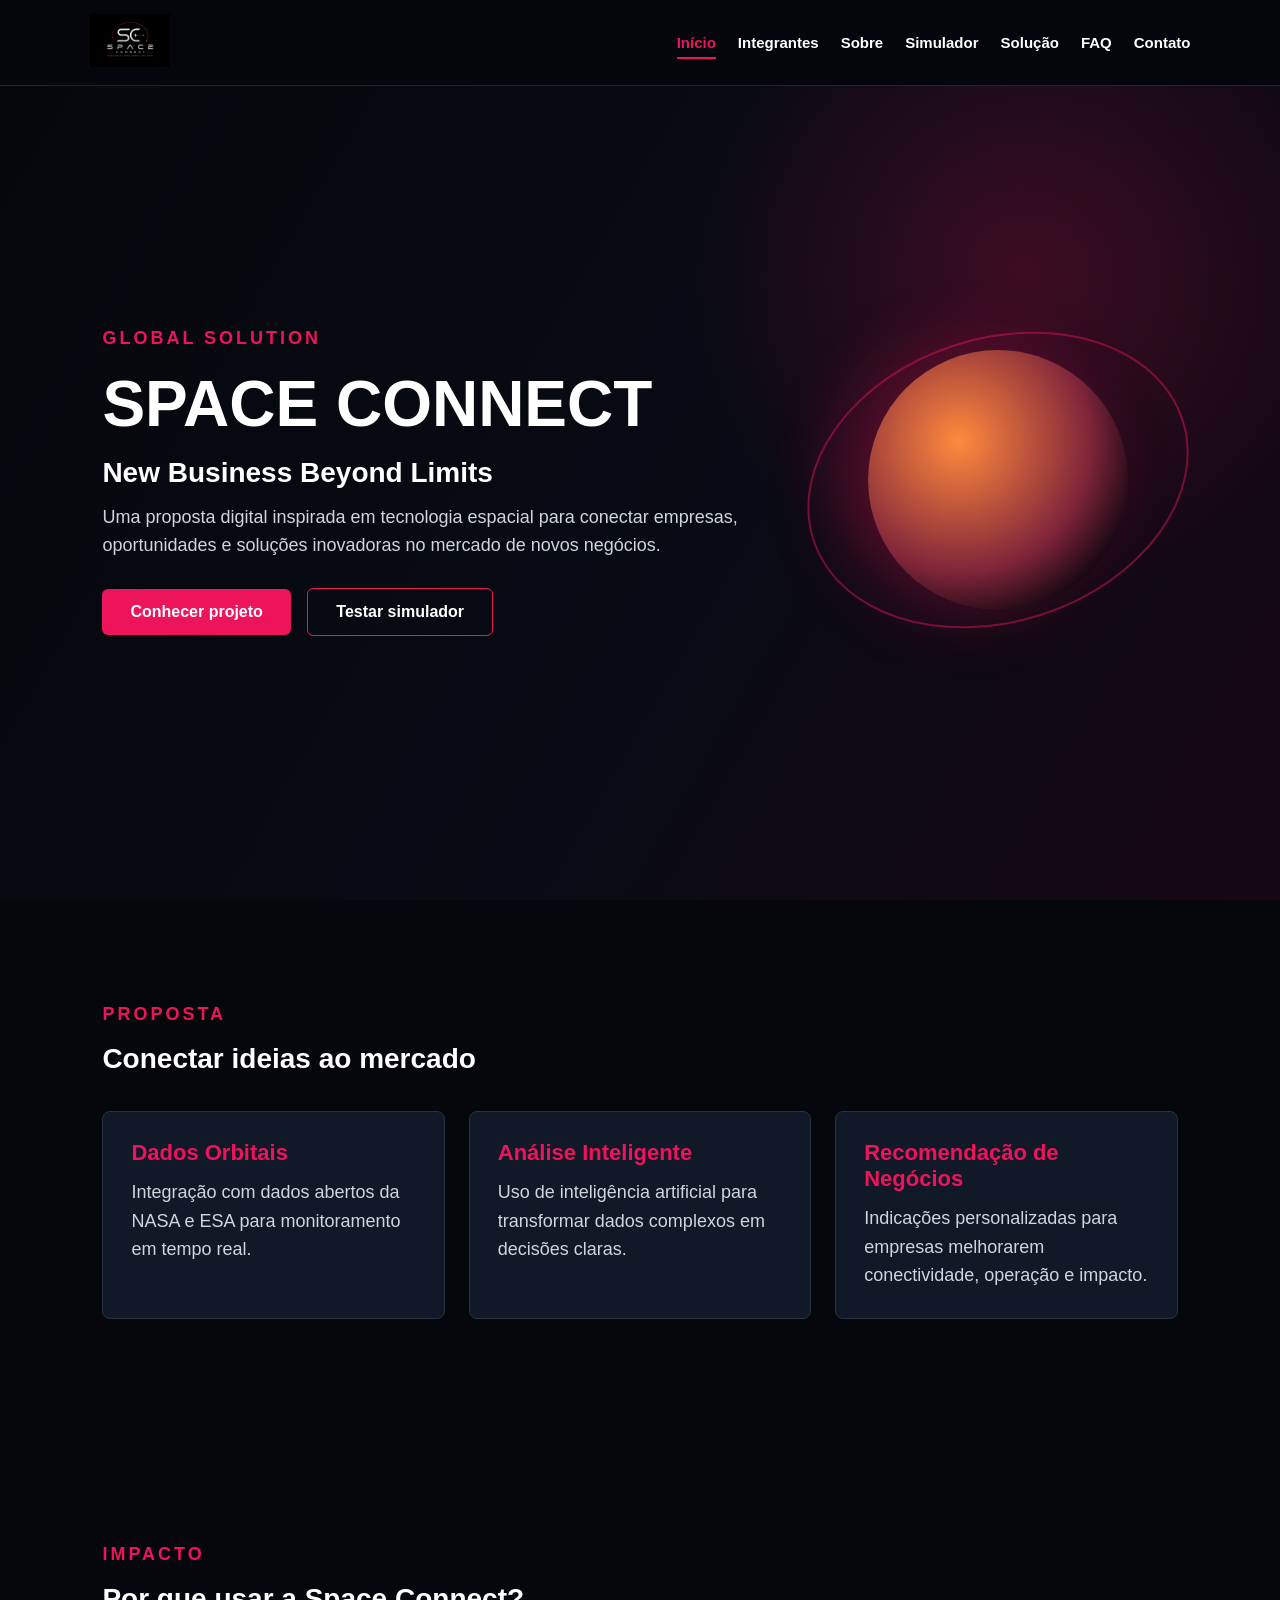
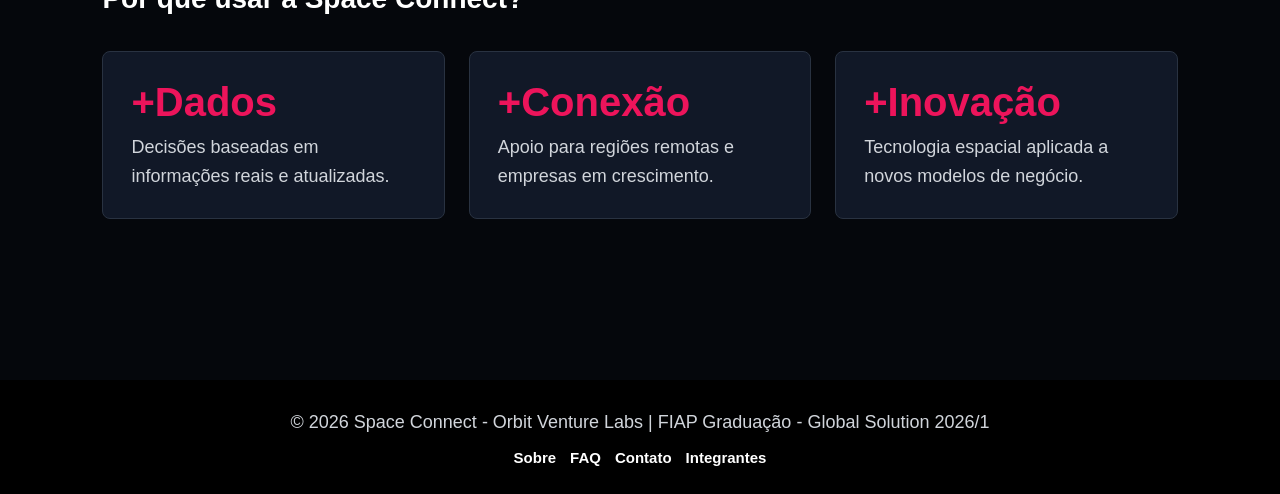
<file: index.html>
<!-- index.html -->
<!DOCTYPE html>
<html lang="pt-BR">
<head>
  <meta charset="UTF-8">
  <meta name="viewport" content="width=device-width, initial-scale=1.0">
  <title>Space Connect | Início</title>
  <link rel="stylesheet" href="css/style.css">
</head>
<body>
  <header class="cabecalho">
    <a href="index.html">
      <img src="img/image.png" alt="Logo Space Connect">
    </a>

    <nav>
      <ul>
        <li><a class="ativo" href="index.html">Início</a></li>
        <li><a href="pages/integrantes.html">Integrantes</a></li>
        <li><a href="pages/sobre.html">Sobre</a></li>
        <li><a href="pages/simulador.html">Simulador</a></li>
        <li><a href="pages/solucao.html">Solução</a></li>
        <li><a href="pages/faq.html">FAQ</a></li>
        <li><a href="pages/contato.html">Contato</a></li>
      </ul>
    </nav>
  </header>
  <main class="hero">
    <section class="hero-conteudo">
      <p class="tag">Global Solution</p>
      <h1>Space Connect</h1>
      <h2>New Business Beyond Limits</h2>
      <p>
        Uma proposta digital inspirada em tecnologia espacial para conectar empresas,
        oportunidades e soluções inovadoras no mercado de novos negócios.
      </p>

      <a class="botao" href="pages/sobre.html">Conhecer projeto</a>
      <a class="botao botao-secundario" href="pages/simulador.html">Testar simulador</a>
    </section>

    <section class="orbita">
      <div class="planeta"></div>
      <div class="anel"></div>
    </section>
  </main>
  <section class="secao">
    <p class="tag">Proposta</p>
    <h2>Conectar ideias ao mercado</h2>

    <div class="cards">
      <article class="card">
        <h3>Dados Orbitais</h3>
        <p>Integração com dados abertos da NASA e ESA para monitoramento em tempo real.</p>
      </article>

      <article class="card">
        <h3>Análise Inteligente</h3>
        <p>Uso de inteligência artificial para transformar dados complexos em decisões claras.</p>
      </article>

      <article class="card">
        <h3>Recomendação de Negócios</h3>
        <p>Indicações personalizadas para empresas melhorarem conectividade, operação e impacto.</p>
      </article>
    </div>
  </section> 
  <section class="secao">
    <p class="tag">Impacto</p>
    <h2>Por que usar a Space Connect?</h2>

    <div class="cards">
      <article class="card numero-card">
        <h3>+Dados</h3>
        <p>Decisões baseadas em informações reais e atualizadas.</p>
      </article>

      <article class="card numero-card">
        <h3>+Conexão</h3>
        <p>Apoio para regiões remotas e empresas em crescimento.</p>
      </article>

      <article class="card numero-card">
        <h3>+Inovação</h3>
        <p>Tecnologia espacial aplicada a novos modelos de negócio.</p>
      </article>
    </div>
  </section>

  <footer>
    <p>© 2026 Space Connect - Orbit Venture Labs | FIAP Graduação - Global Solution 2026/1</p>
    <nav>
      <a href="pages/sobre.html">Sobre</a>
      <a href="pages/faq.html">FAQ</a>
      <a href="pages/contato.html">Contato</a>
      <a href="pages/integrantes.html">Integrantes</a>
    </nav>
  </footer>
</body>
</html>
</file>
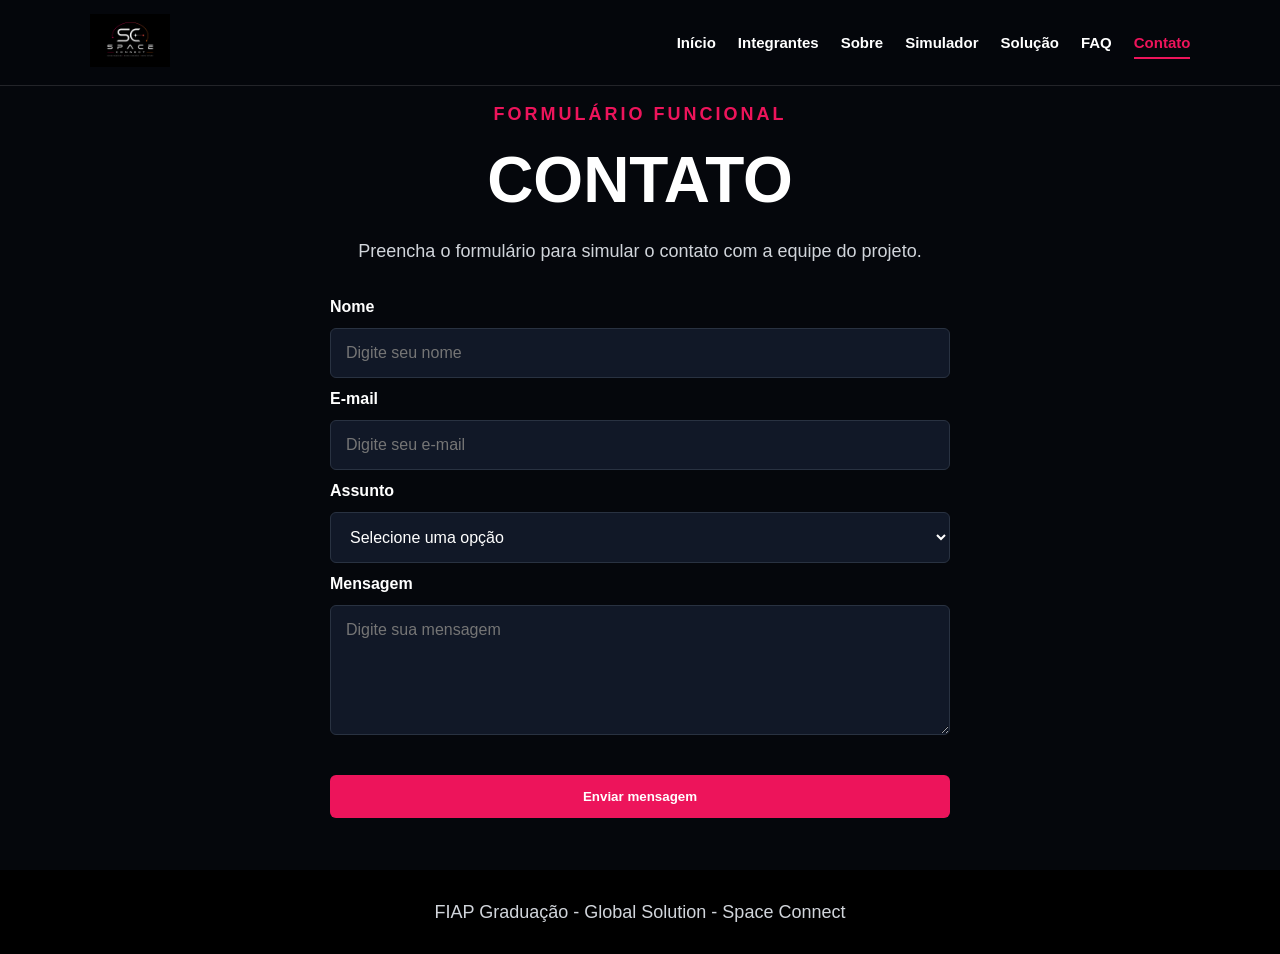
<file: pages/contato.html>
<!DOCTYPE html>
<html lang="pt-BR">
<head>
  <meta charset="UTF-8">
  <meta name="viewport" content="width=device-width, initial-scale=1.0">
  <title>Space Connect | Contato</title>
  <link rel="stylesheet" href="../css/style.css">
</head>
<body>
      <header class="cabecalho">
      <a href="../index.html">
        <img src="../img/image.png" alt="Logo Space Connect">
      </a>

    <nav>
      <ul>
        <li><a href="../index.html">Início</a></li>
        <li><a href="integrantes.html">Integrantes</a></li>
        <li><a href="sobre.html">Sobre</a></li>
        <li><a href="simulador.html">Simulador</a></li>
        <li><a href="solucao.html">Solução</a></li>
        <li><a href="faq.html">FAQ</a></li>
        <li><a class="ativo" href="contato.html">Contato</a></li>
      </ul>
    </nav>
  </header>
    <main class="pagina contato-page">
    <p class="tag">Formulário funcional</p>
    <h1>Contato</h1>
    <p>Preencha o formulário para simular o contato com a equipe do projeto.</p>

    <form id="formContato" novalidate>
      <label for="nome">Nome</label>
      <input type="text" id="nome" placeholder="Digite seu nome" required>

      <label for="email">E-mail</label>
      <input type="email" id="email" placeholder="Digite seu e-mail" required>

      <label for="assunto">Assunto</label>
      <select id="assunto" required>
        <option value="">Selecione uma opção</option>
        <option>Parceria</option>
        <option>Investimento</option>
        <option>Dúvida sobre o projeto</option>
        <option>Outros</option>
      </select>

      <label for="mensagemTexto">Mensagem</label>
      <textarea id="mensagemTexto" placeholder="Digite sua mensagem" required></textarea>

      <button type="submit">Enviar mensagem</button>
      <p id="mensagem" class="mensagem-contato" aria-live="polite"></p>
    </form>
  </main>

  <footer>
    <p>FIAP Graduação - Global Solution - Space Connect</p>
  </footer>

  <script src="../js/app.js"></script>
</body>
</html>
</file>
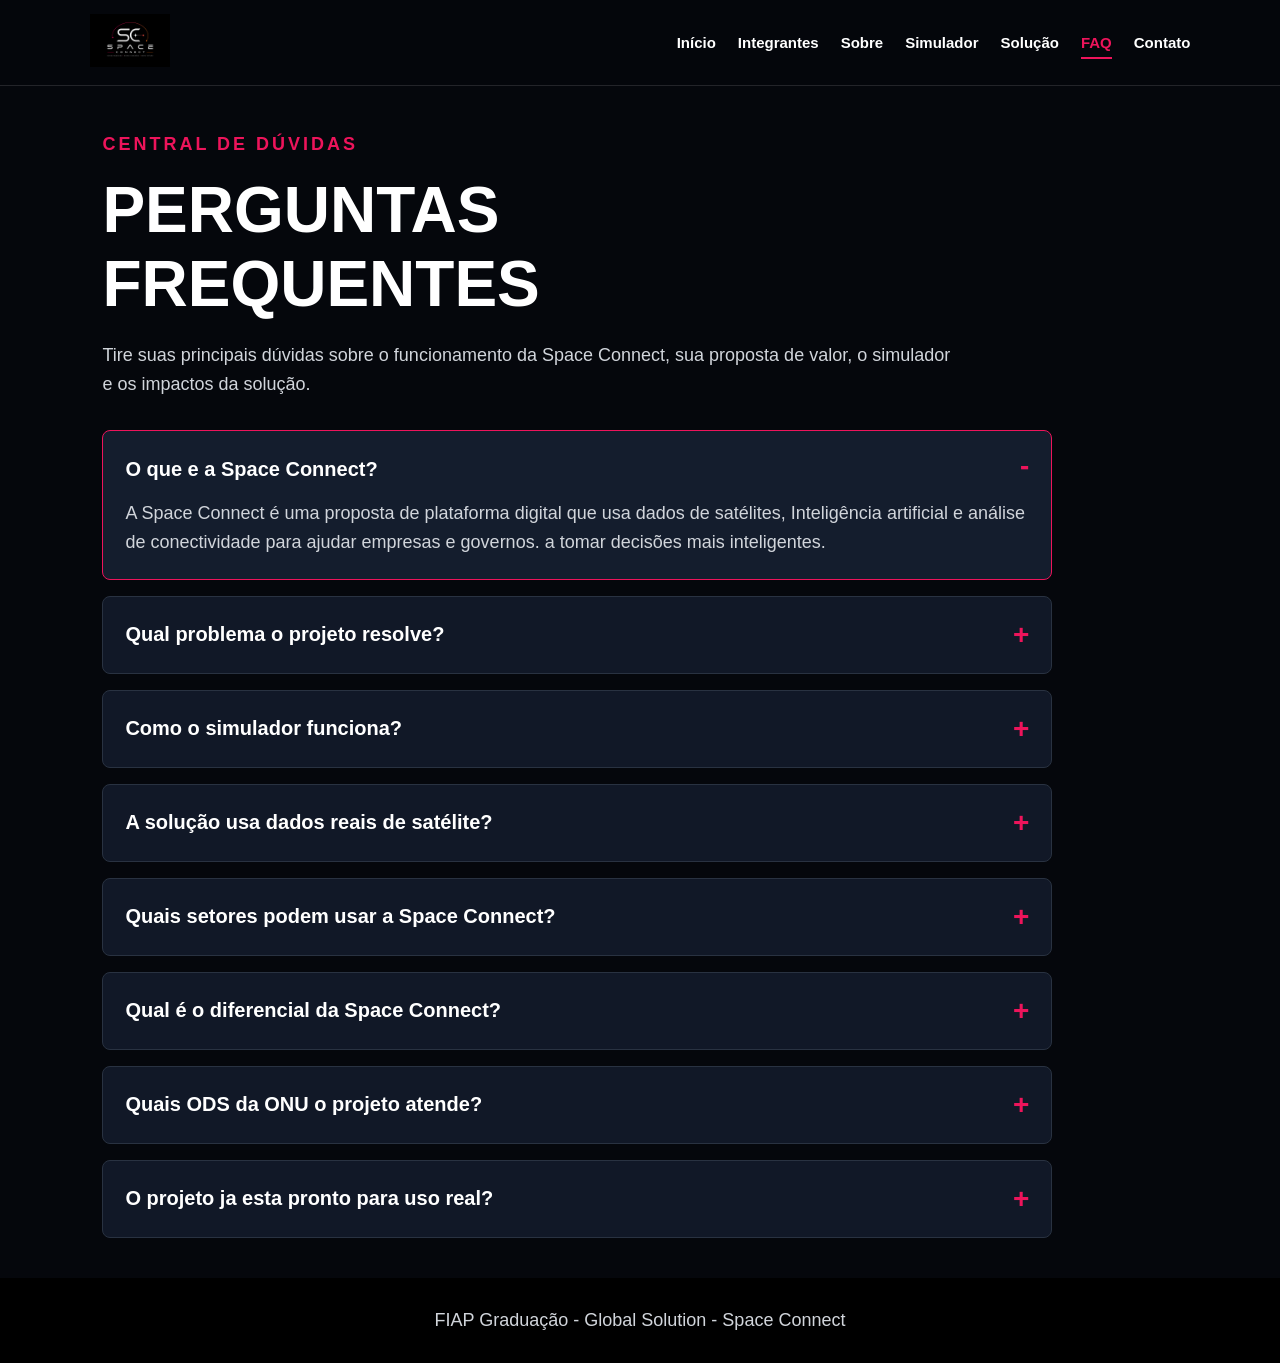
<file: pages/faq.html>
<!DOCTYPE html>
<html lang="pt-BR">
<head>
  <meta charset="UTF-8">
  <meta name="viewport" content="width=device-width, initial-scale=1.0">
  <title>Space Connect | FAQ</title>
  <link rel="stylesheet" href="../css/style.css">
</head>
<body>
   <header class="cabecalho">
      <a href="../index.html">
        <img src="../img/image.png" alt="Logo Space Connect">
      </a>

    <nav>
      <ul>
        <li><a href="../index.html">Início</a></li>
        <li><a href="integrantes.html">Integrantes</a></li>
        <li><a href="sobre.html">Sobre</a></li>
        <li><a href="simulador.html">Simulador</a></li>
        <li><a href="solucao.html">Solução</a></li>
        <li><a class="ativo" href="faq.html">FAQ</a></li>
        <li><a href="contato.html">Contato</a></li>
      </ul>
    </nav>
  </header>
   <main class="pagina faq-page">
    <section class="faq-intro">
      <p class="tag">Central de dúvidas</p>
      <h1>Perguntas frequentes</h1>
      <p>
        Tire suas principais dúvidas sobre o funcionamento da Space Connect,
         sua proposta de valor, o simulador e os impactos da solução.
      </p>
    </section>
        <section class="faq">
      <details open>
        <summary>O que e a Space Connect?</summary>
        <p>
          A Space Connect é uma proposta de plataforma digital que usa dados de satélites,
          Inteligência artificial e análise de conectividade para ajudar empresas e governos.
          a tomar decisões mais inteligentes.
        </p>
      </details>

      <details>
        <summary>Qual problema o projeto resolve?</summary>
        <p>
          O projeto ajuda empresas que atuam em regiões remotas, rurais ou com risco climático
          a entender melhor seus desafios de conectividade, logística, monitoramento e uso de dados.
        </p>
      </details>

      <details>
        <summary>Como o simulador funciona?</summary>
        <p>
          O simulador coleta informações como setor, tipo de região, nível de conectividade.
          e uso atual de dados. Com base nisso, ele gera uma pontuação e uma recomendação.
          personalizada para a empresa.
        </p>
      </details>

      <details>
        <summary>A solução usa dados reais de satélite?</summary>
        <p>
          Na proposta do projeto, a Space Connect pode ser integrada a fontes de dados espaciais 
          como NASA, ESA e plataformas de monitoramento ambiental, para apoiar análises e previsões.
        </p>
      </details>

      <details>
        <summary>Quais setores podem usar a Space Connect?</summary>
        <p>
         A solução pode atender setores como agronegócio, logística, saúde, energia,
          educação, defesa civil e gestão pública.
        </p>
      </details>

      <details>
        <summary>Qual é o diferencial da Space Connect?</summary>
        <p>
          O diferencial está na combinação entre tecnologia espacial, inteligência artificial
          e foco em novos negócios A plataforma transforma dados complexos em recomendações. simples e aplicáveis.
        </p>
      </details>

      <details>
        <summary>Quais ODS da ONU o projeto atende?</summary>
        <p>
          O projeto se conecta principalmente ao ODS 9, sobre indústria,, inovação e infraestrutura;
          ODS 11, sobre cidades sustentáveis; e ODS 13, sobre ação contra a mudança global do clima.
        </p>
      </details>

      <details>
        <summary>O projeto ja esta pronto para uso real?</summary>
        <p>
          Neste momento, a Space Connect é uma proposta acadêmica para a Global Solution. 
          O site apresenta o conceito, a solução e uma simulação funcional do modelo de análise.
        </p>
      </details>
    </section>
  </main>
    <footer>
    <p>FIAP Graduação - Global Solution - Space Connect</p>
  </footer>
</body>
</html>
</file>
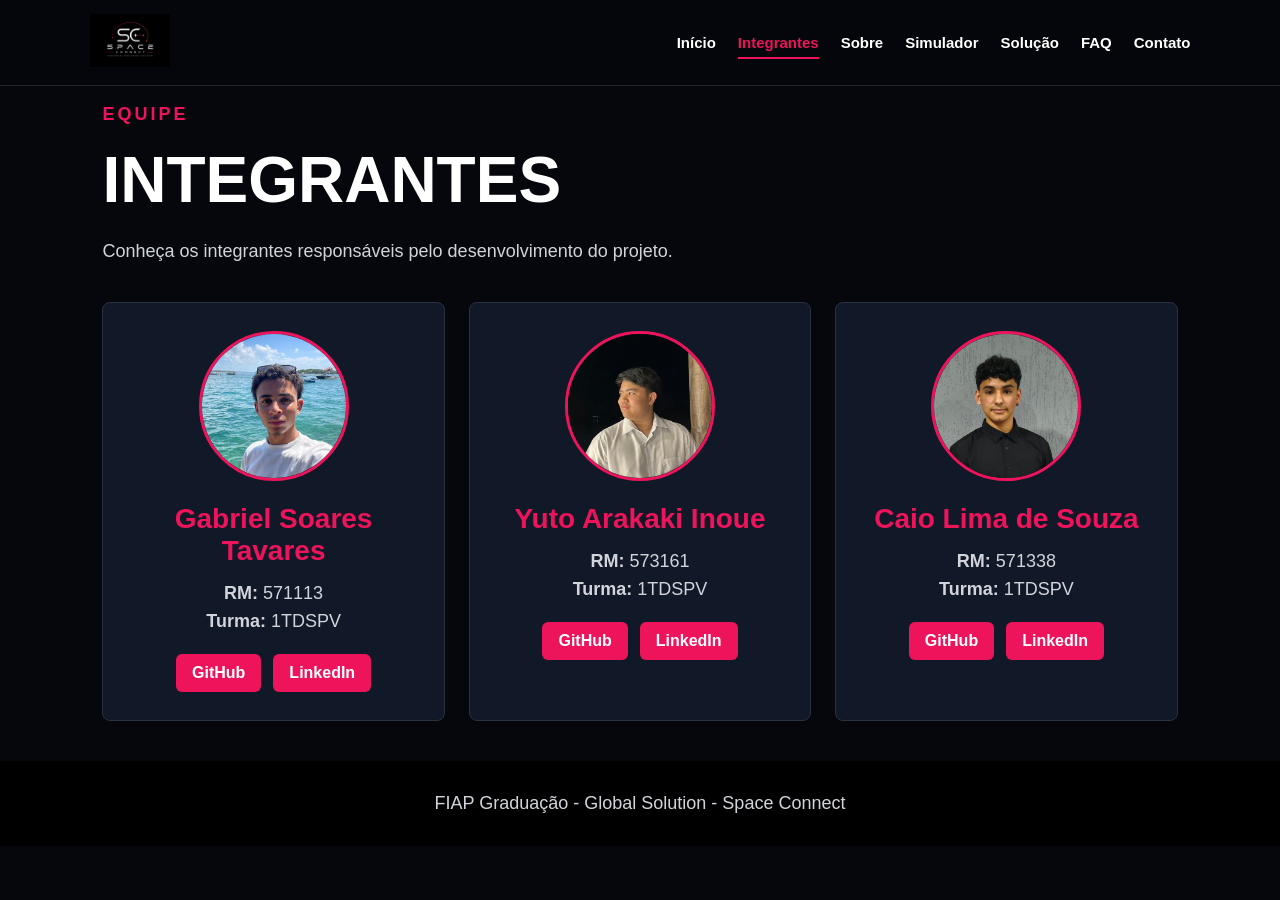
<file: pages/integrantes.html>
<!-- integrantes.html -->
<!DOCTYPE html>
<html lang="pt-BR">
<head>
  <meta charset="UTF-8">
  <meta name="viewport" content="width=device-width, initial-scale=1.0">
  <title>Space Connect | Integrantes</title>
  <link rel="stylesheet" href="../css/style.css">
</head>
<header class="cabecalho">
      <a href="../index.html">
        <img src="../img/image.png" alt="Logo Space Connect">
      </a>

    <nav>
      <ul>
        <li><a href="../index.html">Início</a></li>
        <li><a class="ativo" href="integrantes.html">Integrantes</a></li>
        <li><a href="sobre.html">Sobre</a></li>
        <li><a href="simulador.html">Simulador</a></li>
        <li><a href="solucao.html">Solução</a></li>
        <li><a href="faq.html">FAQ</a></li>
        <li><a href="contato.html">Contato</a></li>
      </ul>
    </nav>
  </header>


  <main class="pagina">
    <p class="tag">Equipe</p>
    <h1>Integrantes</h1>
    <p>Conheça os integrantes responsáveis pelo desenvolvimento do projeto.</p>

    <section class="cards integrantes">
      <article class="card integrante">
        <img src="../img/integrante1.jpeg" alt="Foto do integrante">
        <h2>Gabriel Soares Tavares</h2>
        <p><strong>RM:</strong> 571113</p>
        <p><strong>Turma:</strong> 1TDSPV</p>
        <div class="links">
          <a href="https://github.com/gabristavares" target="_blank">GitHub</a>
          <a href="https://www.linkedin.com/in/gabrielst1005" target="_blank">LinkedIn</a>
        </div>
      </article>
      <article class="card integrante">
        <img src="../img/integrante2.png" alt="Foto do integrante">
        <h2>Yuto Arakaki Inoue</h2>
        <p><strong>RM:</strong> 573161</p>
        <p><strong>Turma:</strong> 1TDSPV</p>
        <div class="links">
          <a href="https://github.com/yutoinouee" target="_blank">GitHub</a>
          <a href="https://www.linkedin.com/in/yuto-inoue-713348373" target="_blank">LinkedIn</a>
        </div>
      </article>
      
      <article class="card integrante">
        <img src="../img/integrante3.png" alt="Foto do integrante">
        <h2>Caio Lima de Souza</h2>
        <p><strong>RM:</strong> 571338</p>
        <p><strong>Turma:</strong> 1TDSPV</p>
        <div class="links">
          <a href="https://github.com/caiolimadesouza" target="_blank">GitHub</a>
          <a href="https://www.linkedin.com/in/caio-limadesouza-b697513b9" target="_blank">LinkedIn</a>
        </div>
      </article>
    </section>
  </main>

  <footer>
    <p>FIAP Graduação - Global Solution - Space Connect</p>
  </footer>
</body>
</html>
</file>
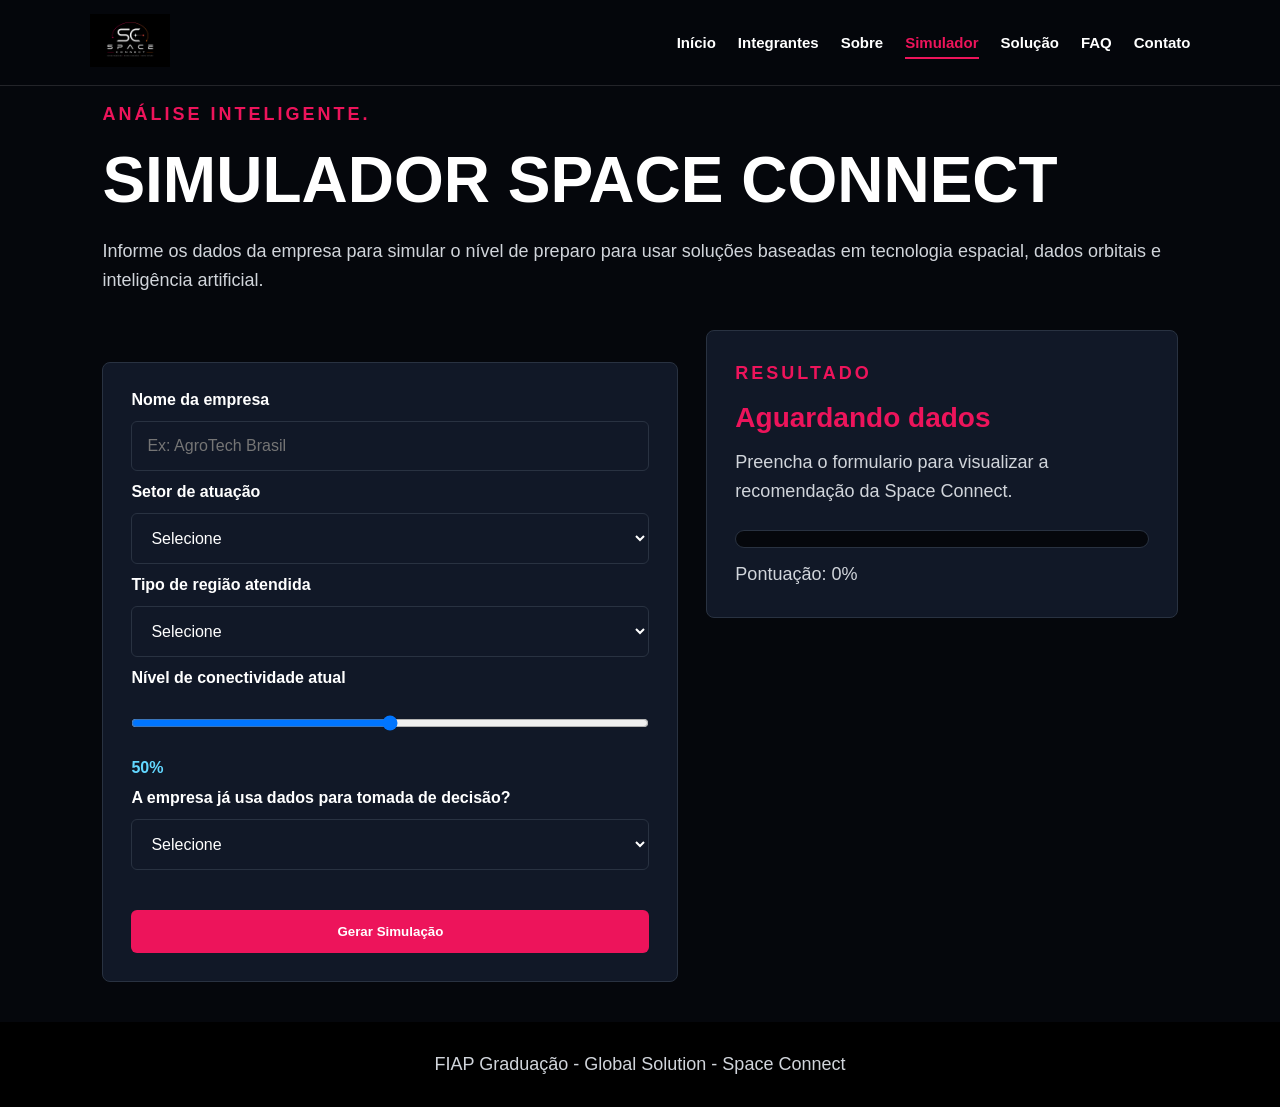
<file: pages/simulador.html>
<!DOCTYPE html>
<html lang="pt-BR">
<head>
  <meta charset="UTF-8">
  <meta name="viewport" content="width=device-width, initial-scale=1.0">
  <title>Space Connect | Simulador</title>
  <link rel="stylesheet" href="../css/style.css">
</head>
<body>
  <header class="cabecalho">
      <a href="../index.html">
        <img src="../img/image.png" alt="Logo Space Connect">
      </a>
    <nav>
      <ul>
        <li><a href="../index.html">Início</a></li>
        <li><a href="integrantes.html">Integrantes</a></li>
        <li><a href="sobre.html">Sobre</a></li>
        <li><a class="ativo" href="simulador.html">Simulador</a></li>
        <li><a href="solucao.html">Solução</a></li>
        <li><a href="faq.html">FAQ</a></li>
        <li><a href="contato.html">Contato</a></li>
      </ul>
    </nav>
  </header>
  <main class="pagina">
    <p class="tag">Análise inteligente.</p>
    <h1>Simulador Space Connect</h1>
    <p>
      Informe os dados da empresa para simular o nível de preparo para usar soluções baseadas em tecnologia espacial, dados orbitais e inteligência artificial.
    </p>

    <section class="simulador-area">
      <form id="formSimulador" class="simulador-form">
        <label for="empresa">Nome da empresa</label>
        <input type="text" id="empresa" placeholder="Ex: AgroTech Brasil" required>

        <label for="setor">Setor de atuação</label>
        <select id="setor" required>
          <option value="">Selecione</option>
          <option value="agro">Agronegocio</option>
          <option value="logistica">Logística</option>
          <option value="saude">Saúde</option>
          <option value="energia">Energia</option>
          <option value="educacao">Educação</option>
        </select>

        <label for="regiao">Tipo de região atendida</label>
        <select id="regiao" required>
          <option value="">Selecione</option>
          <option value="urbana">Urbana</option>
          <option value="remota">Remota</option>
          <option value="rural">Rural</option>
          <option value="risco">Área de risco climático.</option>
        </select>

        <label for="conectividade">Nível de conectividade atual</label>
        <input type="range" id="conectividade" min="0" max="100" value="50">
        <span id="valorConectividade">50%</span>

        <label for="dados">A empresa já usa dados para tomada de decisão?</label>
        <select id="dados" required>
          <option value="">Selecione</option>
          <option value="sim">Sim</option>
          <option value="parcial">Parcialmente</option>
          <option value="nao">Não</option>
        </select>

        <button type="submit">Gerar Simulação</button>
      </form>

      <aside class="resultado-simulador">
        <p class="tag">Resultado</p>
        <h2 id="tituloResultado">Aguardando dados</h2>
        <p id="textoResultado">
          Preencha o formulario para visualizar a recomendação da Space Connect.
        </p>

        <div class="medidor">
          <div id="barraResultado"></div>
        </div>

        <p id="pontuacaoResultado">Pontuação: 0%</p>
      </aside>
    </section>
  </main>

  <footer>
    <p>FIAP Graduação - Global Solution - Space Connect</p>
  </footer>

  <script src="../js/app.js"></script>
</body>
</html>
</file>
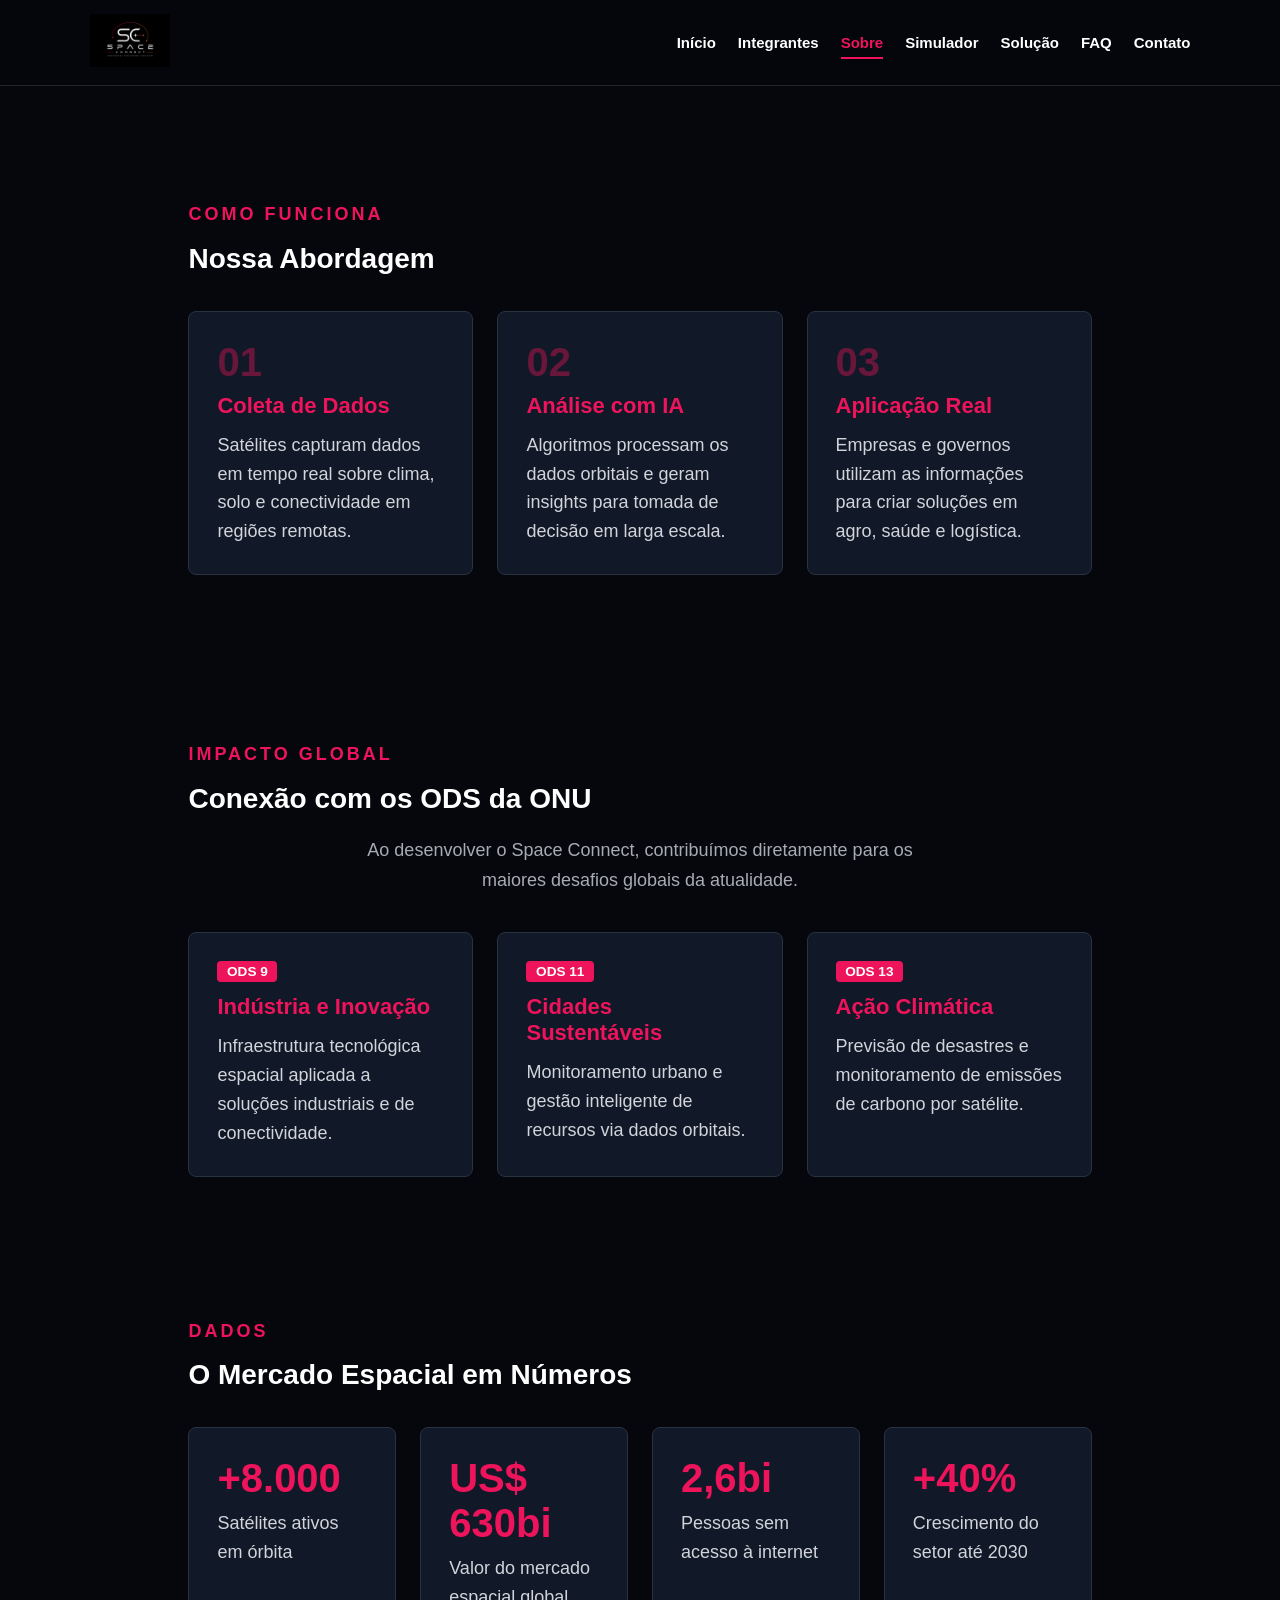
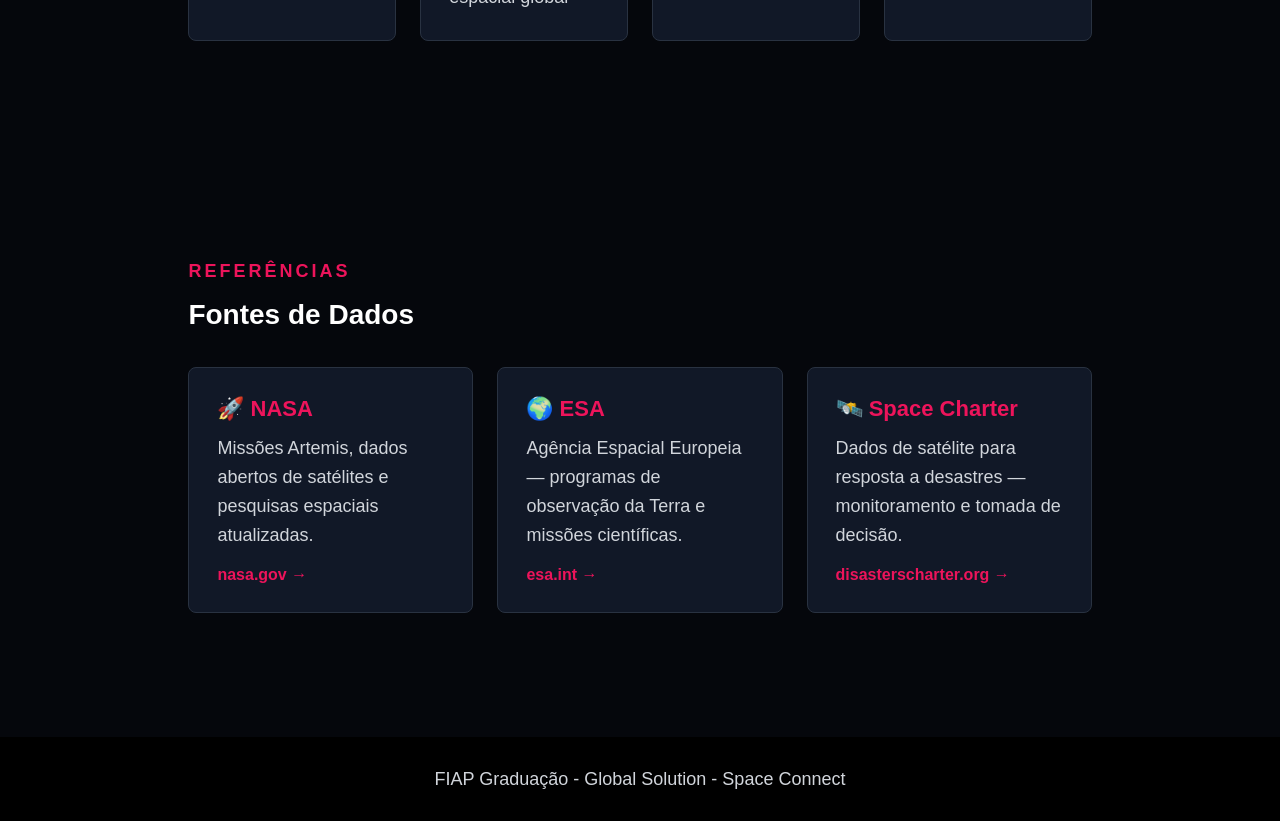
<file: pages/sobre.html>
<!-- sobre.html -->
<!DOCTYPE html>
<html lang="pt-BR">
<head>
  <meta charset="UTF-8">
  <meta name="viewport" content="width=device-width, initial-scale=1.0">
  <title>Space Connect | Sobre</title>
  <link rel="stylesheet" href="../css/style.css">
</head>
<body>
  <header class="cabecalho">
      <a href="../index.html">
        <img src="../img/image.png" alt="Logo Space Connect">
      </a>

    <nav>
      <ul>
        <li><a href="../index.html">Início</a></li>
        <li><a href="integrantes.html">Integrantes</a></li>
        <li><a class="ativo" href="sobre.html">Sobre</a></li>
        <li><a href="simulador.html">Simulador</a></li>
        <li><a href="solucao.html">Solução</a></li>
        <li><a href="faq.html">FAQ</a></li>
        <li><a href="contato.html">Contato</a></li>
      </ul>
    </nav>
  </header>
  
  <main class="pagina">
  <section class="secao">
    <p class="tag">Como Funciona</p>
    <h2>Nossa Abordagem</h2>

      <div class="cards">
        <article class="card">
          <span class="passo-num">01</span>
          <h3>Coleta de Dados</h3>
          <p>Satélites capturam dados em tempo real sobre clima, solo e conectividade em regiões remotas.</p>
        </article>


    <article class="card">
      <span class="passo-num">02</span>
      <h3>Análise com IA</h3>
      <p>Algoritmos processam os dados orbitais e geram insights para tomada de decisão em larga escala.</p>
    </article>
    

    <article class="card">
      <span class="passo-num">03</span>
      <h3>Aplicação Real</h3>
      <p>Empresas e governos utilizam as informações para criar soluções em agro, saúde e logística.</p>
    </article>
  </div>
</section>

      <section class="secao">
        <p class="tag">Impacto Global</p>
        <h2>Conexão com os ODS da ONU</h2>
        <p class="secao-desc">Ao desenvolver o Space Connect, contribuímos diretamente para os maiores desafios globais da atualidade.</p>


      <div class="cards">
        <article class="card">
          <span class="ods-num">ODS 9</span>
          <h3>Indústria e Inovação</h3>
          <p>Infraestrutura tecnológica espacial aplicada a soluções industriais e de conectividade.</p>
        </article>

        <article class="card">
          <span class="ods-num">ODS 11</span>
          <h3>Cidades Sustentáveis</h3>
          <p>Monitoramento urbano e gestão inteligente de recursos via dados orbitais.</p>
        </article>

         <article class="card">
      <span class="ods-num">ODS 13</span>
      <h3>Ação Climática</h3>
      <p>Previsão de desastres e monitoramento de emissões de carbono por satélite.</p>
    </article>
  </div>
</section>
<section class="secao numeros">
  <p class="tag">Dados</p>
  <h2>O Mercado Espacial em Números</h2>

  <div class="cards">
    <article class="card numero-card">
      <h3>+8.000</h3>
      <p>Satélites ativos em órbita</p>
    </article>

    <article class="card numero-card">
      <h3>US$ 630bi</h3>
      <p>Valor do mercado espacial global</p>
    </article>

    <article class="card numero-card">
      <h3>2,6bi</h3>
      <p>Pessoas sem acesso à internet</p>
    </article>

    <article class="card numero-card">
      <h3>+40%</h3>
      <p>Crescimento do setor até 2030</p>
    </article>
  </div>
</section>
<section class="secao">
  <p class="tag">Referências</p>
  <h2>Fontes de Dados</h2>

  <div class="cards">
    <article class="card">
      <h3>🚀 NASA</h3>
      <p>Missões Artemis, dados abertos de satélites e pesquisas espaciais atualizadas.</p>
      <a href="https://nasa.gov" target="_blank" class="botao-link">nasa.gov →</a>
    </article>

    <article class="card">
      <h3>🌍 ESA</h3>
      <p>Agência Espacial Europeia — programas de observação da Terra e missões científicas.</p>
      <a href="https://esa.int" target="_blank" class="botao-link">esa.int →</a>
    </article>

    <article class="card">
      <h3>🛰️ Space Charter</h3>
      <p>Dados de satélite para resposta a desastres — monitoramento e tomada de decisão.</p>
      <a href="https://disasterscharter.org" target="_blank" class="botao-link">disasterscharter.org →</a>
    </article>
  </div>
</section>
  </main>

  <footer>
    <p>FIAP Graduação - Global Solution - Space Connect</p>
  </footer>
</body>
</html>
</file>
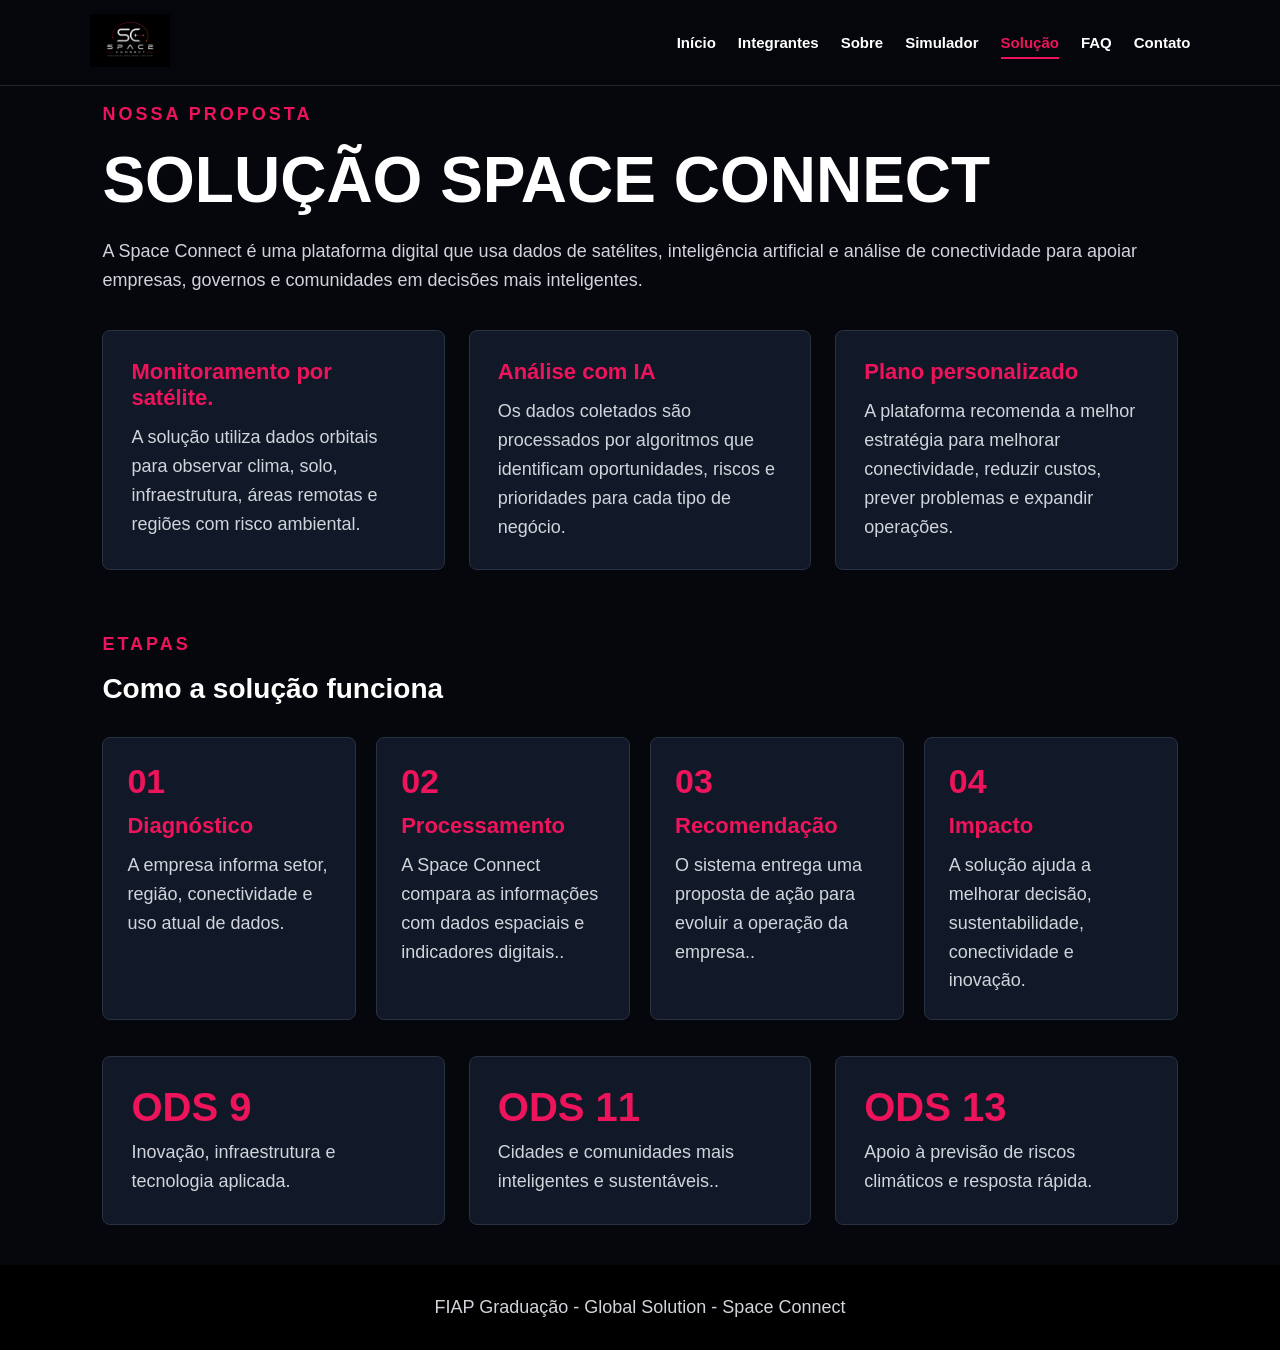
<file: pages/solucao.html>
<!DOCTYPE html>
<html lang="pt-BR">
<head>
  <meta charset="UTF-8">
  <meta name="viewport" content="width=device-width, initial-scale=1.0">
  <title>Space Connect | Solução</title>
  <link rel="stylesheet" href="../css/style.css">
</head>
<body>
  <header class="cabecalho">
    <a href="../index.html">
      <img src="../img/image.png" alt="Logo Space Connect">
    </a>

    <nav>
      <ul>
        <li><a href="../index.html">Início</a></li>
        <li><a href="integrantes.html">Integrantes</a></li>
        <li><a href="sobre.html">Sobre</a></li>
        <li><a href="simulador.html">Simulador</a></li>
        <li><a class="ativo" href="soluçao.html">Solução</a></li>
        <li><a href="faq.html">FAQ</a></li>
        <li><a href="contato.html">Contato</a></li>
      </ul>
    </nav>
  </header>

  <main class="pagina">
    <p class="tag">Nossa proposta</p>
    <h1>Solução Space Connect</h1>
    <p>
     A Space Connect é uma plataforma digital que usa dados de satélites, inteligência artificial e análise de conectividade para apoiar empresas, governos e comunidades em decisões mais inteligentes.
    </p>

    <section class="cards">
      <article class="card">
        <h3>Monitoramento por satélite.</h3>
        <p>
          A solução utiliza dados orbitais para observar clima, solo, infraestrutura, áreas remotas e regiões com risco ambiental.
        </p>
      </article>

      <article class="card">
        <h3>Análise com IA</h3>
        <p>
        Os dados coletados são processados por algoritmos que identificam 
        oportunidades, riscos e prioridades para cada tipo de negócio.
        </p>
      </article>
      <article class="card">
        <h3>Plano personalizado</h3>
        <p>
          A plataforma recomenda a melhor estratégia para melhorar conectividade,
         reduzir custos, prever problemas e expandir operações.
        </p>
      </article>
    </section>

    <section class="secao-solucao">
      <p class="tag">Etapas</p>
      <h2>Como a solução funciona</h2>

      <div class="linha-tempo">
        <article>
          <span>01</span>
          <h3>Diagnóstico</h3>
          <p>A empresa informa setor, região, conectividade e uso atual de dados.</p>
        </article>

        <article>
          <span>02</span>
          <h3>Processamento</h3>
          <p>A Space Connect compara as informações com dados espaciais e indicadores digitais..</p>
        </article>

        <article>
          <span>03</span>
          <h3>Recomendação</h3>
          <p>O sistema entrega uma proposta de ação para evoluir a operação da empresa..</p>
        </article>

        <article>
          <span>04</span>
          <h3>Impacto</h3>
          <p>A solução ajuda a melhorar decisão, sustentabilidade, conectividade e inovação.</p>
        </article>
      </div>
    </section>

    <section class="cards">
      <article class="card numero-card">
        <h3>ODS 9</h3>
        <p>Inovação, infraestrutura e tecnologia aplicada.</p>
      </article>

      <article class="card numero-card">
        <h3>ODS 11</h3>
        <p>Cidades e comunidades mais inteligentes e sustentáveis..</p>
      </article>

      <article class="card numero-card">
        <h3>ODS 13</h3>
        <p>Apoio à previsão de riscos climáticos e resposta rápida.</p>
      </article>
    </section>
  </main>

  <footer>
    <p>FIAP Graduação - Global Solution - Space Connect</p>
  </footer>
</body>
</html>
</file>
<file: css/style.css>
/* =========================
   RESET E BASE DO SITE
========================= */
* {
  margin: 0;
  padding: 0;
  box-sizing: border-box;
}

html {
  scroll-behavior: smooth;
}

body {
  overflow-x: hidden;
  background: #05070c;
  color: #ffffff;
  font-family: Arial, Helvetica, sans-serif;
}

/* =========================
   TEXTOS GERAIS
========================= */
h1 {
  margin-bottom: 16px;
  font-size: 64px;
  text-transform: uppercase;
}

h2 {
  margin-bottom: 14px;
  font-size: 28px;
}

h3 {
  margin-bottom: 12px;
  color: #ed145b;
  font-size: 22px;
}

p {
  color: #d1d5db;
  font-size: 18px;
  line-height: 1.6;
}

.tag {
  margin-bottom: 14px;
  color: #ed145b;
  font-weight: bold;
  letter-spacing: 3px;
  text-transform: uppercase;
}

/* =========================
   CABECALHO E MENU
========================= */
.cabecalho {
  position: fixed;
  top: 0;
  z-index: 10;
  width: 100%;
  padding: 14px 7%;
  display: flex;
  justify-content: space-between;
  align-items: center;
  background: rgba(5, 7, 12, 0.96);
  border-bottom: 1px solid rgba(255, 255, 255, 0.12);
}

.cabecalho img {
  width: 80px;
  height: auto;
}

nav ul {
  display: flex;
  align-items: center;
  gap: 22px;
  list-style: none;
}

nav a {
  color: #ffffff;
  font-size: 15px;
  font-weight: bold;
  text-decoration: none;
  transition: color 0.3s ease;
}

nav a:hover,
nav a.ativo {
  color: #ed145b;
}

nav a.ativo {
  padding-bottom: 6px;
  border-bottom: 2px solid #ed145b;
}

/* =========================
   HERO DA PAGINA INICIAL
========================= */
.hero {
  min-height: 100vh;
  padding: 140px 8% 80px;
  display: flex;
  align-items: center;
  justify-content: space-between;
  gap: 60px;
  overflow: hidden;
  background:
    radial-gradient(circle at 80% 30%, rgba(237, 20, 91, 0.22), transparent 28%),
    linear-gradient(120deg, #05070c 0%, #080b13 55%, #160713 100%);
}

.hero-conteudo {
  position: relative;
  z-index: 2;
  max-width: 720px;
}

.orbita {
  position: relative;
  width: 360px;
  height: 360px;
  flex-shrink: 0;
}

.planeta {
  position: absolute;
  top: 50%;
  left: 50%;
  width: 260px;
  height: 260px;
  border-radius: 50%;
  background: radial-gradient(circle at 35% 35%, #ff8a3d, #80253a 55%, #140711 78%);
  box-shadow: -30px 0 70px rgba(237, 20, 91, 0.3);
  transform: translate(-50%, -50%);
  transition: transform 0.5s ease, box-shadow 0.5s ease, filter 0.5s ease;
}

.orbita:hover .planeta {
  transform: translate(-50%, -50%) scale(1.06);
  filter: brightness(1.18);
  box-shadow:
    -30px 0 70px rgba(237, 20, 91, 0.45),
    0 0 45px rgba(255, 138, 61, 0.45);
}

.orbita:hover .anel {
  border-color: rgba(237, 20, 91, 0.75);
  box-shadow: 0 0 28px rgba(237, 20, 91, 0.25);
}

.anel {
  position: absolute;
  top: 50%;
  left: 50%;
  width: 390px;
  height: 285px;
  border: 2px solid rgba(237, 20, 91, 0.45);
  border-radius: 50%;
  transform: translate(-50%, -50%) rotate(-18deg);
  transition: border-color 0.5s ease, box-shadow 0.5s ease;
}

/* =========================
   SECOES E CARDS
========================= */
.secao,
.pagina {
  min-height: 60vh;
  padding: 100px 8% 40px;
}

.secao h2,
.pagina h1 {
  margin-bottom: 20px;
}

.secao-desc {
  max-width: 600px;
  margin: 0 auto 2rem;
  text-align: center;
  line-height: 1.7;
  opacity: 0.8;
}

.cards {
  display: flex;
  gap: 24px;
  margin-top: 36px;
}

.card {
  flex: 1;
  padding: 28px;
  background: #111827;
  border: 1px solid #293241;
  border-radius: 8px;
  transition: transform 0.3s ease, border-color 0.3s ease, box-shadow 0.3s ease;
}

.card:hover {
  transform: translateY(-8px) scale(1.02);
  border-color: #ed145b;
  box-shadow: 0 18px 35px rgba(237, 20, 91, 0.25);
}

.card h2 {
  margin-bottom: 12px;
  color: #ed145b;
}

/* =========================
   BOTOES E LINKS
========================= */
.botao,
form button {
  display: inline-block;
  margin-top: 28px;
  padding: 14px 28px;
  background: #ed145b;
  color: #ffffff;
  border: none;
  border-radius: 6px;
  font-weight: bold;
  text-align: center;
  text-decoration: none;
  cursor: pointer;
  transition: background 0.3s ease, transform 0.3s ease;
}

.botao:hover,
form button:hover {
  background: #ff2b70;
  transform: translateY(-3px);
}

.botao-secundario {
  margin-left: 12px;
  background: transparent;
  border: 1px solid #ed145b;
}

.botao-secundario:hover {
  background: #ed145b;
}

.botao-link {
  display: inline-block;
  margin-top: 1rem;
  color: #ed145b;
  font-weight: bold;
  text-decoration: none;
  transition: opacity 0.2s ease;
}

.botao-link:hover {
  opacity: 0.7;
}

/* =========================
   PAGINA SOBRE
========================= */
.passo-num {
  display: block;
  margin-bottom: 0.5rem;
  color: #ed145b;
  font-size: 2.5rem;
  font-weight: bold;
  opacity: 0.4;
}

.ods-num {
  display: inline-block;
  margin-bottom: 0.75rem;
  padding: 0.2rem 0.6rem;
  background: #ed145b;
  color: #ffffff;
  border-radius: 4px;
  font-size: 0.85rem;
  font-weight: bold;
}

.numero-card h3 {
  margin-bottom: 0.5rem;
  color: #ed145b;
  font-size: 2.5rem;
  font-weight: bold;
}

/* =========================
   PAGINA INTEGRANTES
========================= */
.integrante {
  text-align: center;
}

.integrante img {
  width: 150px;
  height: 150px;
  margin-bottom: 18px;
  object-fit: cover;
  background: #293241;
  border: 3px solid #ed145b;
  border-radius: 50%;
}

.links {
  display: flex;
  justify-content: center;
  gap: 12px;
  margin-top: 18px;
}

.links a {
  padding: 10px 16px;
  background: #ed145b;
  color: #ffffff;
  border-radius: 6px;
  font-weight: bold;
  text-decoration: none;
}

/* =========================
   FORMULARIOS
========================= */
form {
  max-width: 620px;
  margin-top: 32px;
  display: grid;
  gap: 12px;
}

label {
  color: #ffffff;
  font-weight: bold;
}

input,
select,
textarea {
  width: 100%;
  padding: 15px;
  background: #111827;
  color: #ffffff;
  border: 1px solid #293241;
  border-radius: 6px;
  font-family: Arial, Helvetica, sans-serif;
  font-size: 16px;
}

textarea {
  min-height: 130px;
  resize: vertical;
}

/* =========================
   PAGINA CONTATO
========================= */
.contato-page {
  text-align: center;
}

.contato-page form {
  margin-right: auto;
  margin-left: auto;
  text-align: left;
}

.contato-page #mensagem {
  text-align: center;
}

.mensagem {
  display: block;
  margin-top: 20px;
  padding: 16px 18px;
  border-radius: 8px;
  font-weight: bold;
  animation: aparecerMensagem 0.4s ease;
}

.mensagem-contato {
  min-height: 0;
}

.mensagem.sucesso {
  color: #62d7ff;
  background: rgba(98, 215, 255, 0.12);
  border: 1px solid rgba(98, 215, 255, 0.35);
}

.mensagem.erro {
  color: #ff8a3d;
  background: rgba(255, 138, 61, 0.12);
  border: 1px solid rgba(255, 138, 61, 0.35);
}

/* =========================
   PAGINA SIMULADOR
========================= */
.simulador-area {
  display: grid;
  grid-template-columns: 1.1fr 0.9fr;
  gap: 28px;
  margin-top: 36px;
  align-items: start;
}

.simulador-form,
.resultado-simulador {
  padding: 28px;
  background: #111827;
  border: 1px solid #293241;
  border-radius: 8px;
}

.simulador-form span {
  color: #62d7ff;
  font-weight: bold;
}

.resultado-simulador h2 {
  color: #ed145b;
}

.medidor {
  width: 100%;
  height: 18px;
  margin: 24px 0 12px;
  overflow: hidden;
  background: #05070c;
  border: 1px solid #293241;
  border-radius: 20px;
}

#barraResultado {
  width: 0%;
  height: 100%;
  background: linear-gradient(90deg, #ed145b, #62d7ff);
  transition: width 0.4s ease;
}

/* =========================
   PAGINA SOLUCAO
========================= */
.secao-solucao {
  margin-top: 60px;
}

.linha-tempo {
  display: grid;
  grid-template-columns: repeat(4, 1fr);
  gap: 20px;
  margin-top: 32px;
}

.linha-tempo article {
  padding: 24px;
  background: #111827;
  border: 1px solid #293241;
  border-radius: 8px;
  transition: transform 0.3s ease, border-color 0.3s ease, box-shadow 0.3s ease;
}

.linha-tempo article:hover {
  transform: translateY(-8px) scale(1.02);
  border-color: #ed145b;
  box-shadow: 0 18px 35px rgba(237, 20, 91, 0.25);
}

.linha-tempo span {
  display: inline-block;
  margin-bottom: 12px;
  color: #ed145b;
  font-size: 34px;
  font-weight: bold;
}

/* =========================
   PAGINA FAQ
========================= */
.faq-page {
  padding-top: 130px;
}

.faq-intro {
  max-width: 850px;
}

.faq {
  max-width: 950px;
  display: grid;
  gap: 16px;
  margin-top: 32px;
}

details {
  padding: 22px;
  background: #111827;
  border: 1px solid #293241;
  border-radius: 8px;
}

.faq details {
  position: relative;
  overflow: hidden;
  transition: transform 0.3s ease, border-color 0.3s ease, box-shadow 0.3s ease;
}

.faq details:hover {
  transform: translateY(-4px);
  border-color: #ed145b;
  box-shadow: 0 14px 28px rgba(237, 20, 91, 0.18);
}

summary {
  color: #ffffff;
  font-size: 20px;
  font-weight: bold;
  cursor: pointer;
}

.faq summary {
  display: flex;
  align-items: center;
  justify-content: space-between;
  gap: 16px;
  list-style: none;
}

.faq summary::-webkit-details-marker {
  display: none;
}

.faq summary::after {
  content: "+";
  color: #ed145b;
  font-size: 28px;
  font-weight: bold;
  transition: transform 0.3s ease;
}

.faq details[open] {
  background: #141d2d;
  border-color: #ed145b;
}

.faq details[open] summary::after {
  content: "-";
  transform: rotate(180deg);
}

details p {
  margin-top: 14px;
}

.faq details p {
  animation: abrirFaq 0.3s ease;
}

/* =========================
   RODAPE
========================= */
footer {
  padding: 28px 8%;
  background: #000000;
  color: #aaaaaa;
  text-align: center;
}

footer nav {
  margin-top: 12px;
  display: flex;
  justify-content: center;
  flex-wrap: wrap;
  gap: 14px;
}

/* =========================
   ANIMACOES
========================= */
@keyframes abrirFaq {
  from {
    opacity: 0;
    transform: translateY(-8px);
  }

  to {
    opacity: 1;
    transform: translateY(0);
  }
}

@keyframes aparecerMensagem {
  from {
    opacity: 0;
    transform: translateY(8px);
  }

  to {
    opacity: 1;
    transform: translateY(0);
  }
}

/* =========================
   RESPONSIVIDADE
========================= */
@media (max-width: 1024px) {
  h1 {
    font-size: 48px;
  }

  h2 {
    font-size: 26px;
  }

  p {
    font-size: 16px;
  }

  .cards {
    flex-wrap: wrap;
  }

  .card {
    min-width: 280px;
  }

  .simulador-area {
    grid-template-columns: 1fr;
  }

  .linha-tempo {
    grid-template-columns: repeat(2, 1fr);
  }
}

@media (max-width: 768px) {
  .cabecalho {
    position: static;
    flex-direction: column;
    gap: 18px;
    padding: 18px 5%;
  }

  .cabecalho img {
    width: 70px;
  }

  nav ul {
    flex-wrap: wrap;
    justify-content: center;
    gap: 12px;
  }

  nav a {
    font-size: 14px;
  }

  .hero {
    flex-direction: column;
    gap: 40px;
    padding: 60px 6% 50px;
    text-align: center;
  }

  .hero-conteudo {
    max-width: 100%;
  }

  .pagina,
  .secao {
    padding: 50px 6% 30px;
  }

  .cards {
    flex-direction: column;
  }

  .card {
    width: 100%;
    min-width: auto;
  }

  .linha-tempo {
    grid-template-columns: 1fr;
  }

  form {
    width: 100%;
    max-width: 100%;
  }
}

@media (max-width: 480px) {
  h1 {
    font-size: 30px;
    line-height: 1.2;
  }

  h2 {
    font-size: 21px;
  }

  h3 {
    font-size: 20px;
  }

  p {
    font-size: 15px;
  }

  .tag {
    font-size: 13px;
    letter-spacing: 2px;
  }

  .cabecalho {
    padding: 16px 4%;
  }

  nav ul {
    gap: 10px;
  }

  nav a {
    font-size: 13px;
  }

  nav a.ativo {
    padding-bottom: 4px;
  }

  .hero {
    padding: 40px 5%;
  }

  .pagina,
  .secao {
    padding: 40px 5% 25px;
  }

  .card,
  .simulador-form,
  .resultado-simulador,
  .linha-tempo article {
    padding: 20px;
  }

  .botao,
  form button {
    width: 100%;
  }

  .botao-secundario {
    margin-left: 0;
  }

  .orbita {
    width: 220px;
    height: 220px;
  }

  .planeta {
    width: 170px;
    height: 170px;
  }

  .anel {
    width: 260px;
    height: 195px;
  }

  .numero-card h3 {
    font-size: 2rem;
  }

  input,
  select,
  textarea {
    font-size: 15px;
  }

  footer {
    padding: 24px 5%;
  }
}
</file>
